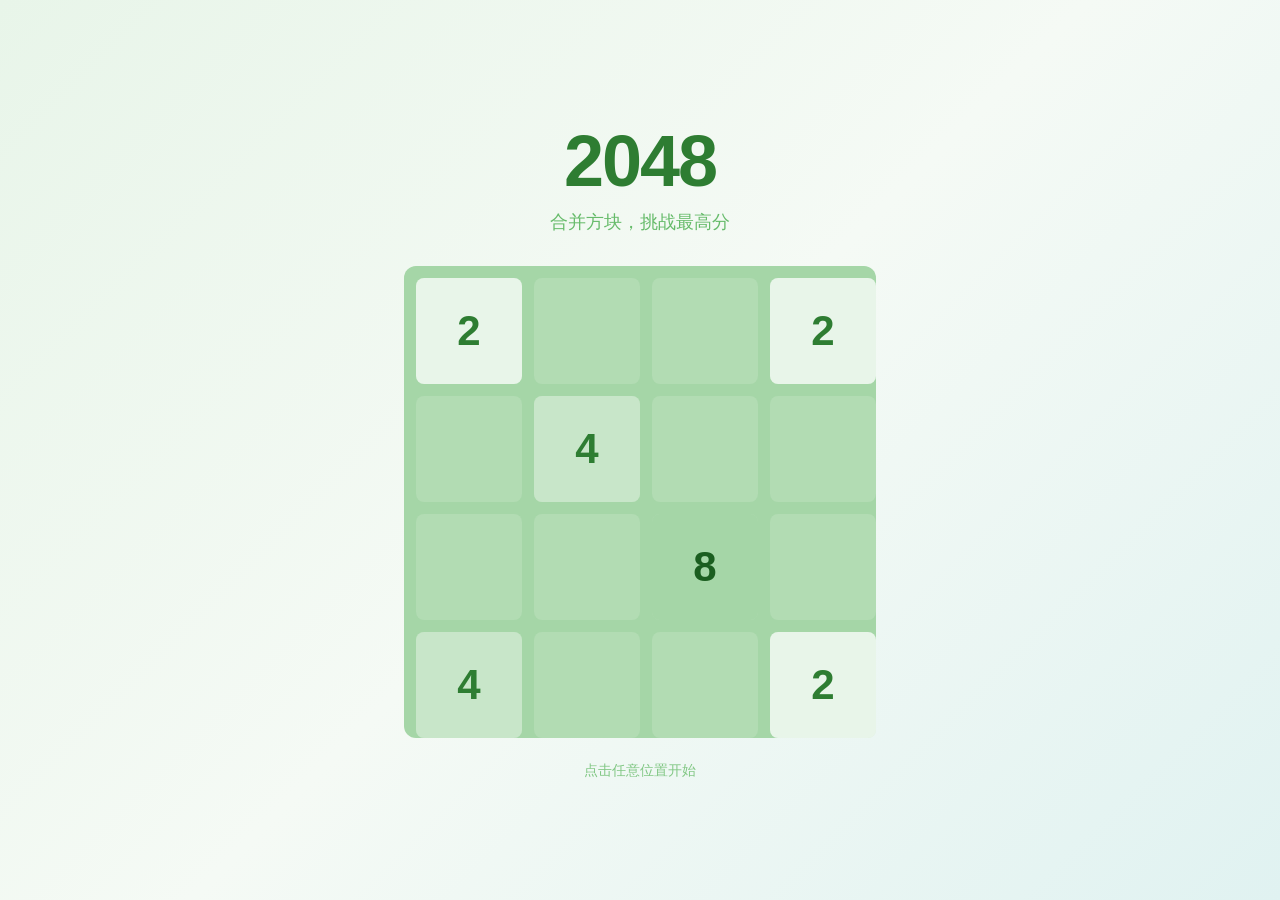
<file: index.html>
<!DOCTYPE html>
<html lang="zh-CN">
<head>
    <meta charset="utf-8">
    <meta name="viewport" content="width=device-width, initial-scale=1.0, maximum-scale=1.0, user-scalable=no">
    <title>2048 游戏</title>
    <link rel="stylesheet" href="style.css">
</head>
<body>

<!-- Screen 1: Landing Page -->
<div id="screen-landing" class="screen active">
    <div class="landing-content">
        <h1 class="landing-title">2048</h1>
        <p class="landing-subtitle">合并方块，挑战最高分</p>
        <div class="landing-grid" id="landing-grid">
            <div class="grid-container">
                <div class="grid-row">
                    <div class="grid-cell"></div>
                    <div class="grid-cell"></div>
                    <div class="grid-cell"></div>
                    <div class="grid-cell"></div>
                </div>
                <div class="grid-row">
                    <div class="grid-cell"></div>
                    <div class="grid-cell"></div>
                    <div class="grid-cell"></div>
                    <div class="grid-cell"></div>
                </div>
                <div class="grid-row">
                    <div class="grid-cell"></div>
                    <div class="grid-cell"></div>
                    <div class="grid-cell"></div>
                    <div class="grid-cell"></div>
                </div>
                <div class="grid-row">
                    <div class="grid-cell"></div>
                    <div class="grid-cell"></div>
                    <div class="grid-cell"></div>
                    <div class="grid-cell"></div>
                </div>
            </div>
            <div class="tile-container" id="landing-tiles"></div>
        </div>
        <p class="landing-hint">点击任意位置开始</p>
    </div>
</div>

<!-- Screen 2: Login Page -->
<div id="screen-login" class="screen">
    <div class="login-content">
        <h1 class="login-title">2048</h1>
        <div class="login-box">
            <h2>登录 / 注册</h2>
            <form id="login-form">
                <div class="form-group">
                    <label for="username">用户名</label>
                    <input type="text" id="username" placeholder="请输入用户名" autocomplete="username" required>
                </div>
                <div class="form-group">
                    <label for="password">密码</label>
                    <input type="password" id="password" placeholder="请输入密码" autocomplete="current-password" required>
                </div>
                <div id="login-error" class="login-error"></div>
                <button type="submit" class="btn-login">进入游戏</button>
            </form>
        </div>
    </div>
</div>

<!-- Screen 3: Game Page -->
<div id="screen-game" class="screen">
    <div class="game-header">
        <div class="header-left">
            <div class="logo-small">2048</div>
            <div class="scores-container">
                <div class="score-box">
                    <span class="score-label">分数</span>
                    <span class="score-value" id="current-score">0</span>
                </div>
                <div class="score-box">
                    <span class="score-label">最高</span>
                    <span class="score-value" id="best-score">0</span>
                </div>
            </div>
        </div>
        <div class="header-right">
            <div class="timer" id="game-timer">00:00</div>
            <button class="btn-icon" id="btn-history" title="历史记录">
                <svg width="24" height="24" viewBox="0 0 24 24" fill="none" stroke="currentColor" stroke-width="2">
                    <circle cx="12" cy="12" r="10"/>
                    <polyline points="12,6 12,12 16,14"/>
                </svg>
            </button>
            <button class="btn-icon" id="btn-logout" title="登出">
                <svg width="24" height="24" viewBox="0 0 24 24" fill="none" stroke="currentColor" stroke-width="2">
                    <path d="M9 21H5a2 2 0 0 1-2-2V5a2 2 0 0 1 2-2h4"/>
                    <polyline points="16,17 21,12 16,7"/>
                    <line x1="21" y1="12" x2="9" y2="12"/>
                </svg>
            </button>
        </div>
    </div>

    <div class="game-body">
        <div class="game-container" id="game-container">
            <div class="game-message" id="game-message">
                <p id="message-text"></p>
                <div class="message-buttons">
                    <a class="btn-keep-playing" id="btn-keep-playing">继续</a>
                    <a class="btn-retry" id="btn-retry">再来一局</a>
                </div>
            </div>

            <div class="grid-container">
                <div class="grid-row">
                    <div class="grid-cell"></div>
                    <div class="grid-cell"></div>
                    <div class="grid-cell"></div>
                    <div class="grid-cell"></div>
                </div>
                <div class="grid-row">
                    <div class="grid-cell"></div>
                    <div class="grid-cell"></div>
                    <div class="grid-cell"></div>
                    <div class="grid-cell"></div>
                </div>
                <div class="grid-row">
                    <div class="grid-cell"></div>
                    <div class="grid-cell"></div>
                    <div class="grid-cell"></div>
                    <div class="grid-cell"></div>
                </div>
                <div class="grid-row">
                    <div class="grid-cell"></div>
                    <div class="grid-cell"></div>
                    <div class="grid-cell"></div>
                    <div class="grid-cell"></div>
                </div>
            </div>
            <div class="tile-container" id="tile-container"></div>
        </div>

        <button class="btn-new-game" id="btn-new-game">新游戏</button>
    </div>
</div>

<!-- History Panel Overlay -->
<div id="history-overlay" class="overlay hidden">
    <div class="history-panel">
        <div class="history-header">
            <h2>历史记录</h2>
            <button class="btn-close" id="btn-close-history">&times;</button>
        </div>
        <div class="history-body" id="history-body">
            <div class="history-empty">暂无记录</div>
        </div>
    </div>
</div>

<script src="game.js"></script>
</body>
</html>
</file>
<file: style.css>
* {
    margin: 0;
    padding: 0;
    box-sizing: border-box;
}

html, body {
    height: 100%;
    font-family: -apple-system, BlinkMacSystemFont, "Segoe UI", Roboto, "Helvetica Neue", Arial, sans-serif;
    background: #f5faf5;
    color: #333;
    -webkit-user-select: none;
    user-select: none;
    touch-action: none;
    overscroll-behavior: none;
    -webkit-overflow-scrolling: auto;
    overflow: hidden;
}

/* ===== Screen Management ===== */
.screen {
    display: none;
    min-height: 100vh;
    width: 100%;
}
.screen.active {
    display: flex;
    flex-direction: column;
    align-items: center;
    justify-content: center;
}

/* ===== Landing Page ===== */
#screen-landing {
    background: linear-gradient(135deg, #e8f5e9 0%, #f5faf5 50%, #e0f2f1 100%);
    cursor: pointer;
}
.landing-content {
    text-align: center;
    animation: fadeInUp 0.8s ease;
}
.landing-title {
    font-size: 72px;
    font-weight: 900;
    color: #2e7d32;
    letter-spacing: -2px;
    margin-bottom: 8px;
}
.landing-subtitle {
    font-size: 18px;
    color: #66bb6a;
    margin-bottom: 32px;
}
.landing-grid {
    position: relative;
    display: block;
    width: 472px;
    height: 472px;
    padding: 12px;
    background: #a5d6a7;
    border-radius: 12px;
    margin: 0 auto 24px;
}
.landing-hint {
    font-size: 14px;
    color: #81c784;
    animation: pulse 2s ease infinite;
}

/* ===== Login Page ===== */
#screen-login {
    background: linear-gradient(135deg, #e8f5e9 0%, #ffffff 50%, #e0f2f1 100%);
}
.login-content {
    text-align: center;
    width: 100%;
    max-width: 400px;
    padding: 20px;
    animation: fadeInUp 0.5s ease;
}
.login-title {
    font-size: 56px;
    font-weight: 900;
    color: #2e7d32;
    margin-bottom: 24px;
}
.login-box {
    background: #fff;
    border-radius: 16px;
    padding: 32px;
    box-shadow: 0 4px 24px rgba(46, 125, 50, 0.1);
}
.login-box h2 {
    font-size: 22px;
    color: #2e7d32;
    margin-bottom: 24px;
}
.form-group {
    margin-bottom: 18px;
    text-align: left;
}
.form-group label {
    display: block;
    font-size: 14px;
    font-weight: 600;
    color: #555;
    margin-bottom: 6px;
}
.form-group input {
    width: 100%;
    padding: 12px 16px;
    border: 2px solid #c8e6c9;
    border-radius: 10px;
    font-size: 16px;
    outline: none;
    transition: border-color 0.3s, box-shadow 0.3s;
    background: #f9fef9;
}
.form-group input:focus {
    border-color: #4caf50;
    box-shadow: 0 0 0 3px rgba(76, 175, 80, 0.15);
}
.login-error {
    color: #e53935;
    font-size: 14px;
    min-height: 20px;
    margin-bottom: 8px;
    transition: opacity 0.3s;
}
.btn-login {
    width: 100%;
    padding: 14px;
    background: #4caf50;
    color: #fff;
    border: none;
    border-radius: 10px;
    font-size: 17px;
    font-weight: 700;
    cursor: pointer;
    transition: background 0.2s, transform 0.1s;
}
.btn-login:hover {
    background: #43a047;
}
.btn-login:active {
    transform: scale(0.98);
}

/* ===== Game Page ===== */
#screen-game {
    background: #f5faf5;
    justify-content: flex-start;
}
.game-header {
    width: 100%;
    max-width: 520px;
    display: flex;
    align-items: center;
    justify-content: space-between;
    padding: 16px 8px 12px;
}
.header-left {
    display: flex;
    align-items: center;
    gap: 16px;
}
.logo-small {
    font-size: 32px;
    font-weight: 900;
    color: #2e7d32;
}
.scores-container {
    display: flex;
    gap: 8px;
}
.score-box {
    background: #a5d6a7;
    border-radius: 8px;
    padding: 6px 16px;
    text-align: center;
    min-width: 72px;
}
.score-label {
    display: block;
    font-size: 11px;
    font-weight: 600;
    color: #2e7d32;
    text-transform: uppercase;
    letter-spacing: 0.5px;
}
.score-value {
    display: block;
    font-size: 20px;
    font-weight: 800;
    color: #1b5e20;
}
.header-right {
    display: flex;
    align-items: center;
    gap: 8px;
}
.timer {
    background: #e8f5e9;
    border-radius: 8px;
    padding: 6px 14px;
    font-size: 15px;
    font-weight: 700;
    color: #2e7d32;
    font-variant-numeric: tabular-nums;
}
.btn-icon {
    width: 40px;
    height: 40px;
    display: flex;
    align-items: center;
    justify-content: center;
    background: #e8f5e9;
    border: none;
    border-radius: 10px;
    cursor: pointer;
    color: #2e7d32;
    transition: background 0.2s, transform 0.1s;
}
.btn-icon:hover {
    background: #c8e6c9;
}
.btn-icon:active {
    transform: scale(0.92);
}

.game-body {
    display: flex;
    flex-direction: column;
    align-items: center;
    width: 100%;
    padding: 0 8px;
}

/* ===== Game Container ===== */
.game-container {
    position: relative;
    padding: 12px;
    background: #a5d6a7;
    border-radius: 12px;
    width: 500px;
    height: 500px;
    touch-action: none;
}
.game-message {
    display: none;
    position: absolute;
    top: 0; right: 0; bottom: 0; left: 0;
    background: rgba(232, 245, 233, 0.85);
    z-index: 100;
    text-align: center;
    border-radius: 12px;
}
.game-message p {
    font-size: 48px;
    font-weight: 900;
    color: #2e7d32;
    margin-top: 180px;
}
.message-buttons {
    margin-top: 40px;
}
.message-buttons a {
    display: inline-block;
    background: #4caf50;
    border-radius: 8px;
    padding: 0 24px;
    text-decoration: none;
    color: #fff;
    height: 44px;
    line-height: 44px;
    font-weight: 700;
    font-size: 16px;
    cursor: pointer;
    margin: 0 6px;
    transition: background 0.2s;
}
.message-buttons a:hover {
    background: #43a047;
}
.btn-keep-playing {
    display: none !important;
}
.game-won .btn-keep-playing {
    display: inline-block !important;
}
.game-won, .game-over {
    display: block !important;
}
.game-won {
    background: rgba(165, 214, 167, 0.85) !important;
}
.game-over {
    background: rgba(200, 230, 201, 0.85) !important;
}

.btn-new-game {
    margin-top: 16px;
    padding: 12px 32px;
    background: #4caf50;
    color: #fff;
    border: none;
    border-radius: 10px;
    font-size: 16px;
    font-weight: 700;
    cursor: pointer;
    transition: background 0.2s, transform 0.1s;
}
.btn-new-game:hover {
    background: #43a047;
}
.btn-new-game:active {
    transform: scale(0.96);
}

/* ===== Grid ===== */
.grid-container {
    position: absolute;
    z-index: 1;
}
.grid-row {
    display: flex;
    margin-bottom: 12px;
}
.grid-row:last-child {
    margin-bottom: 0;
}
.grid-cell {
    width: 106px;
    height: 106px;
    margin-right: 12px;
    border-radius: 8px;
    background: rgba(200, 230, 201, 0.35);
}
.grid-cell:last-child {
    margin-right: 0;
}

/* ===== Tiles ===== */
.tile-container {
    position: absolute;
    z-index: 2;
}
.tile {
    position: absolute;
    width: 106px;
    height: 106px;
    transition: transform 100ms ease-in-out;
}
.tile .tile-inner {
    width: 106px;
    height: 106px;
    line-height: 106px;
    border-radius: 8px;
    text-align: center;
    font-weight: 800;
    font-size: 42px;
}

/* Tile positions */
.tile-position-1-1 { transform: translate(0, 0); }
.tile-position-1-2 { transform: translate(0, 118px); }
.tile-position-1-3 { transform: translate(0, 236px); }
.tile-position-1-4 { transform: translate(0, 354px); }
.tile-position-2-1 { transform: translate(118px, 0); }
.tile-position-2-2 { transform: translate(118px, 118px); }
.tile-position-2-3 { transform: translate(118px, 236px); }
.tile-position-2-4 { transform: translate(118px, 354px); }
.tile-position-3-1 { transform: translate(236px, 0); }
.tile-position-3-2 { transform: translate(236px, 118px); }
.tile-position-3-3 { transform: translate(236px, 236px); }
.tile-position-3-4 { transform: translate(236px, 354px); }
.tile-position-4-1 { transform: translate(354px, 0); }
.tile-position-4-2 { transform: translate(354px, 118px); }
.tile-position-4-3 { transform: translate(354px, 236px); }
.tile-position-4-4 { transform: translate(354px, 354px); }

/* Tile colors - green theme */
.tile-2 .tile-inner    { background: #e8f5e9; color: #2e7d32; }
.tile-4 .tile-inner    { background: #c8e6c9; color: #2e7d32; }
.tile-8 .tile-inner    { background: #a5d6a7; color: #1b5e20; }
.tile-16 .tile-inner   { background: #81c784; color: #fff; }
.tile-32 .tile-inner   { background: #66bb6a; color: #fff; }
.tile-64 .tile-inner   { background: #4caf50; color: #fff; }
.tile-128 .tile-inner  { background: #43a047; color: #fff; font-size: 36px; }
.tile-256 .tile-inner  { background: #388e3c; color: #fff; font-size: 36px; }
.tile-512 .tile-inner  { background: #2e7d32; color: #fff; font-size: 36px; }
.tile-1024 .tile-inner { background: #1b5e20; color: #fff; font-size: 28px; }
.tile-2048 .tile-inner { background: #004d40; color: #fff; font-size: 28px;
    box-shadow: 0 0 30px 10px rgba(0, 77, 64, 0.3); }
.tile-super .tile-inner { background: #00332b; color: #fff; font-size: 24px; }

/* Tile animations */
.tile-new .tile-inner {
    animation: appear 200ms ease 100ms both;
}
.tile-merged .tile-inner {
    z-index: 20;
    animation: pop 200ms ease 100ms both;
}

/* Score addition animation */
.score-addition {
    position: absolute;
    right: 30px;
    font-size: 20px;
    font-weight: 800;
    color: rgba(46, 125, 50, 0.9);
    animation: moveUp 600ms ease-in both;
    z-index: 100;
}

/* ===== History Panel ===== */
.overlay {
    position: fixed;
    top: 0; left: 0; right: 0; bottom: 0;
    background: rgba(0, 0, 0, 0.4);
    z-index: 200;
    display: flex;
    align-items: center;
    justify-content: center;
    animation: fadeIn 0.2s ease;
}
.overlay.hidden {
    display: none;
}
.history-panel {
    background: #fff;
    border-radius: 16px;
    width: 90%;
    max-width: 440px;
    max-height: 70vh;
    display: flex;
    flex-direction: column;
    box-shadow: 0 8px 40px rgba(0, 0, 0, 0.15);
    animation: slideUp 0.3s ease;
}
.history-header {
    display: flex;
    align-items: center;
    justify-content: space-between;
    padding: 20px 24px 16px;
    border-bottom: 1px solid #e8f5e9;
}
.history-header h2 {
    font-size: 20px;
    color: #2e7d32;
}
.btn-close {
    width: 32px;
    height: 32px;
    display: flex;
    align-items: center;
    justify-content: center;
    background: #e8f5e9;
    border: none;
    border-radius: 8px;
    font-size: 22px;
    color: #2e7d32;
    cursor: pointer;
    transition: background 0.2s;
}
.btn-close:hover {
    background: #c8e6c9;
}
.history-body {
    padding: 16px 24px 24px;
    overflow-y: auto;
    flex: 1;
}
.history-empty {
    text-align: center;
    color: #999;
    padding: 40px 0;
    font-size: 15px;
}
.history-item {
    display: flex;
    align-items: center;
    justify-content: space-between;
    padding: 12px 16px;
    background: #f5faf5;
    border-radius: 10px;
    margin-bottom: 10px;
}
.history-item:last-child {
    margin-bottom: 0;
}
.history-score {
    font-size: 24px;
    font-weight: 800;
    color: #2e7d32;
}
.history-meta {
    text-align: right;
    font-size: 13px;
    color: #777;
    line-height: 1.5;
}
.history-best-badge {
    display: inline-block;
    background: #4caf50;
    color: #fff;
    font-size: 11px;
    font-weight: 700;
    padding: 2px 8px;
    border-radius: 4px;
    margin-left: 8px;
}

/* ===== Animations ===== */
@keyframes fadeInUp {
    from { opacity: 0; transform: translateY(20px); }
    to { opacity: 1; transform: translateY(0); }
}
@keyframes fadeIn {
    from { opacity: 0; }
    to { opacity: 1; }
}
@keyframes slideUp {
    from { opacity: 0; transform: translateY(30px); }
    to { opacity: 1; transform: translateY(0); }
}
@keyframes pulse {
    0%, 100% { opacity: 0.5; }
    50% { opacity: 1; }
}
@keyframes appear {
    0% { opacity: 0; transform: scale(0); }
    100% { opacity: 1; transform: scale(1); }
}
@keyframes pop {
    0% { transform: scale(0); }
    50% { transform: scale(1.2); }
    100% { transform: scale(1); }
}
@keyframes moveUp {
    0% { top: 25px; opacity: 1; }
    100% { top: -50px; opacity: 0; }
}

/* ===== Responsive ===== */
@media screen and (max-width: 520px) {
    .landing-title { font-size: 48px; }
    .login-title { font-size: 42px; }
    .login-box { padding: 24px 20px; }

    .landing-grid {
        width: 280px;
        height: 280px;
        padding: 8px;
    }

    .game-container {
        width: 300px;
        height: 300px;
        padding: 8px;
    }
    .grid-cell {
        width: 62px;
        height: 62px;
        margin-right: 8px;
        border-radius: 6px;
    }
    .grid-row { margin-bottom: 8px; }
    .tile { width: 62px; height: 62px; }
    .tile .tile-inner {
        width: 62px;
        height: 62px;
        line-height: 62px;
        font-size: 26px;
        border-radius: 6px;
    }
    .tile-position-1-1 { transform: translate(0, 0); }
    .tile-position-1-2 { transform: translate(0, 70px); }
    .tile-position-1-3 { transform: translate(0, 140px); }
    .tile-position-1-4 { transform: translate(0, 210px); }
    .tile-position-2-1 { transform: translate(70px, 0); }
    .tile-position-2-2 { transform: translate(70px, 70px); }
    .tile-position-2-3 { transform: translate(70px, 140px); }
    .tile-position-2-4 { transform: translate(70px, 210px); }
    .tile-position-3-1 { transform: translate(140px, 0); }
    .tile-position-3-2 { transform: translate(140px, 70px); }
    .tile-position-3-3 { transform: translate(140px, 140px); }
    .tile-position-3-4 { transform: translate(140px, 210px); }
    .tile-position-4-1 { transform: translate(210px, 0); }
    .tile-position-4-2 { transform: translate(210px, 70px); }
    .tile-position-4-3 { transform: translate(210px, 140px); }
    .tile-position-4-4 { transform: translate(210px, 210px); }

    .tile-128 .tile-inner,
    .tile-256 .tile-inner,
    .tile-512 .tile-inner { font-size: 22px; }
    .tile-1024 .tile-inner,
    .tile-2048 .tile-inner { font-size: 18px; }
    .tile-super .tile-inner { font-size: 16px; }

    .game-message p { font-size: 32px; margin-top: 100px; }
    .message-buttons { margin-top: 24px; }

    .header-left { gap: 8px; }
    .logo-small { font-size: 24px; }
    .score-box { padding: 4px 10px; min-width: 56px; }
    .score-value { font-size: 16px; }
    .timer { padding: 4px 10px; font-size: 13px; }
    .btn-icon { width: 34px; height: 34px; }
    .btn-icon svg { width: 18px; height: 18px; }

    .history-panel { max-height: 60vh; }
}
</file>
